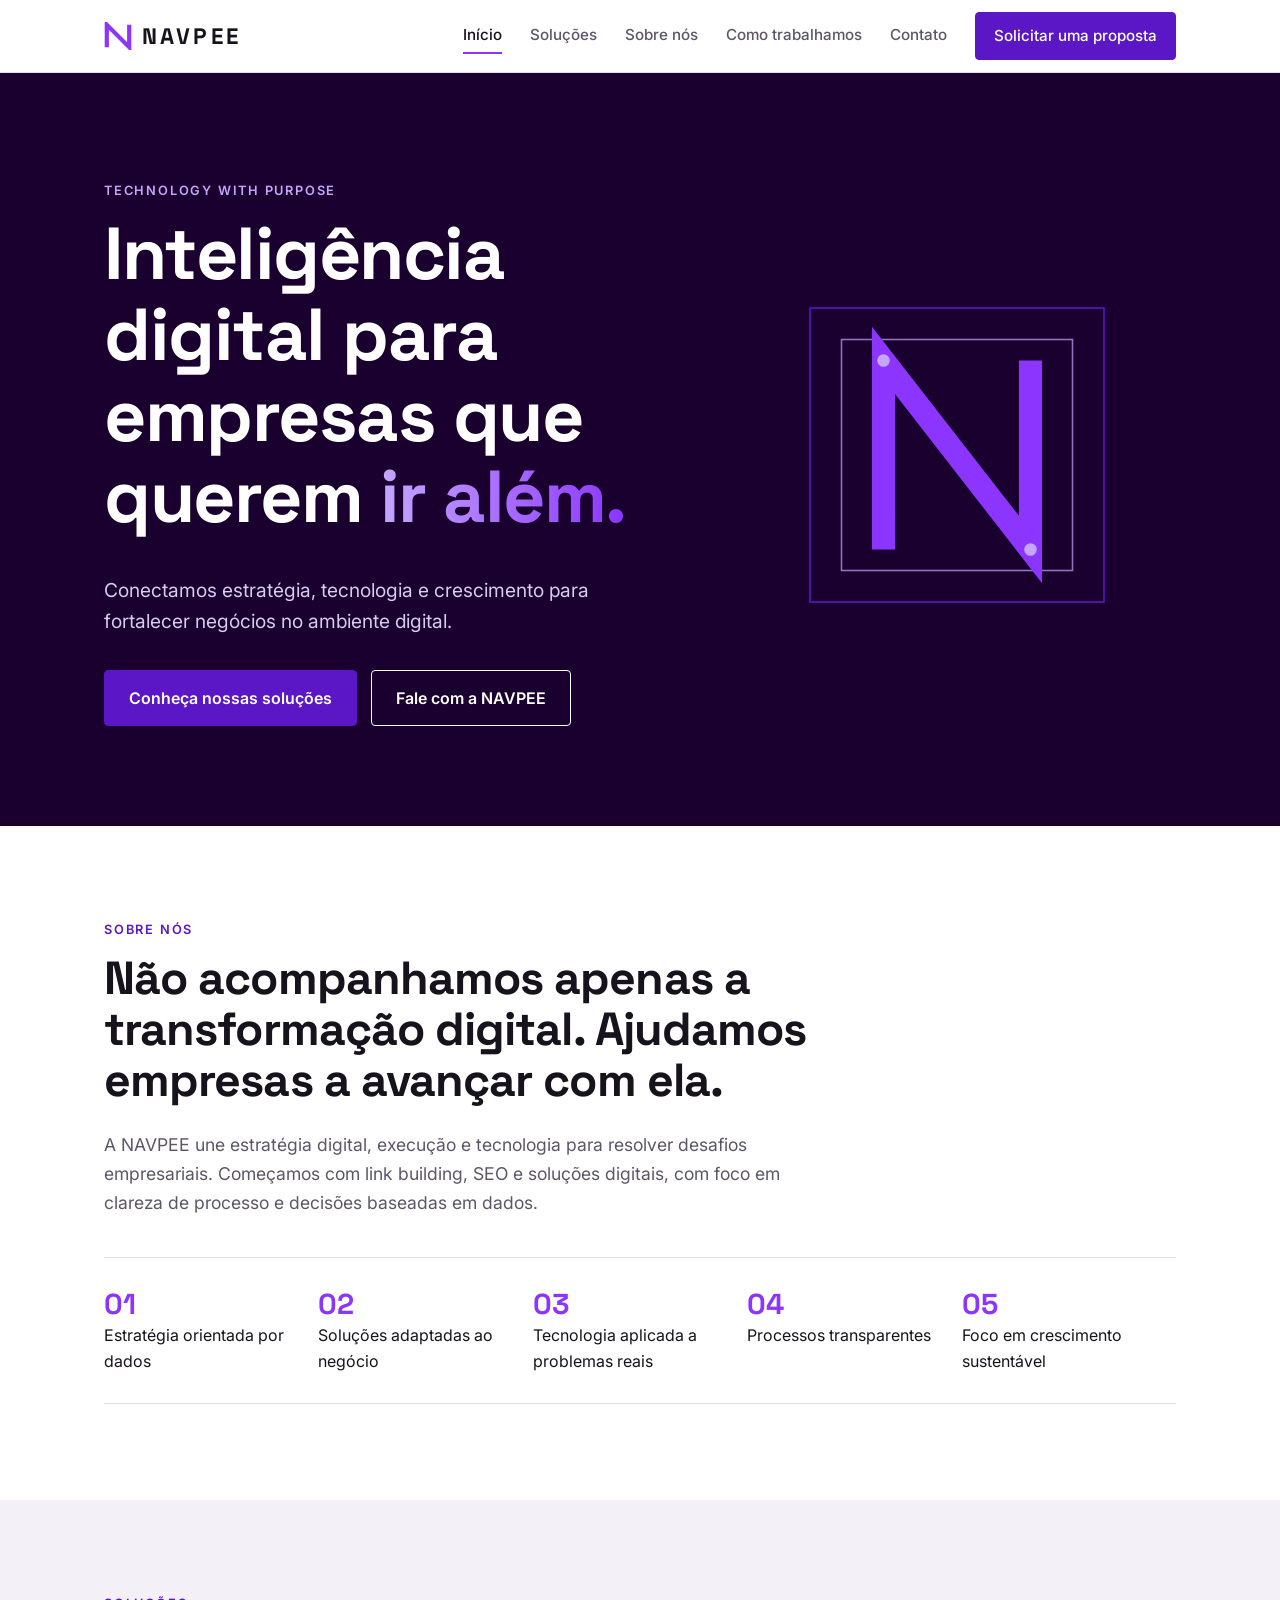
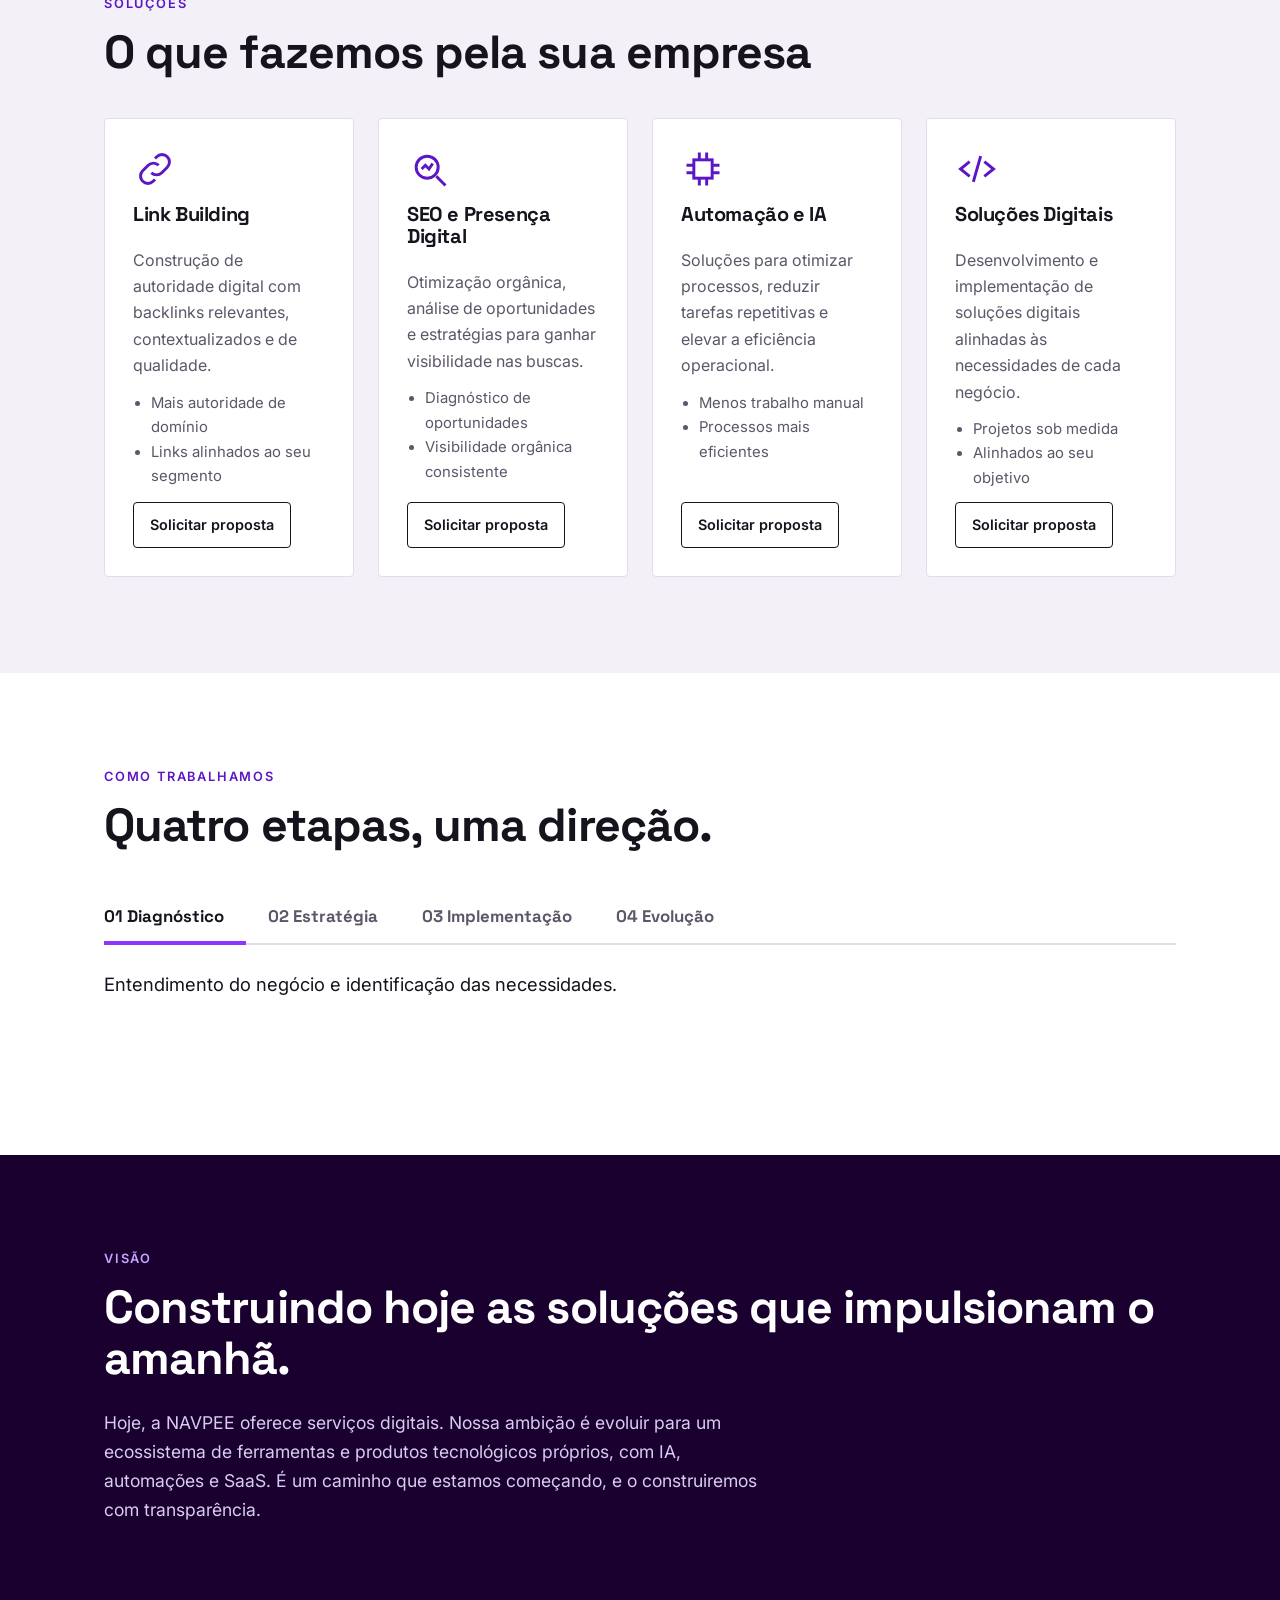
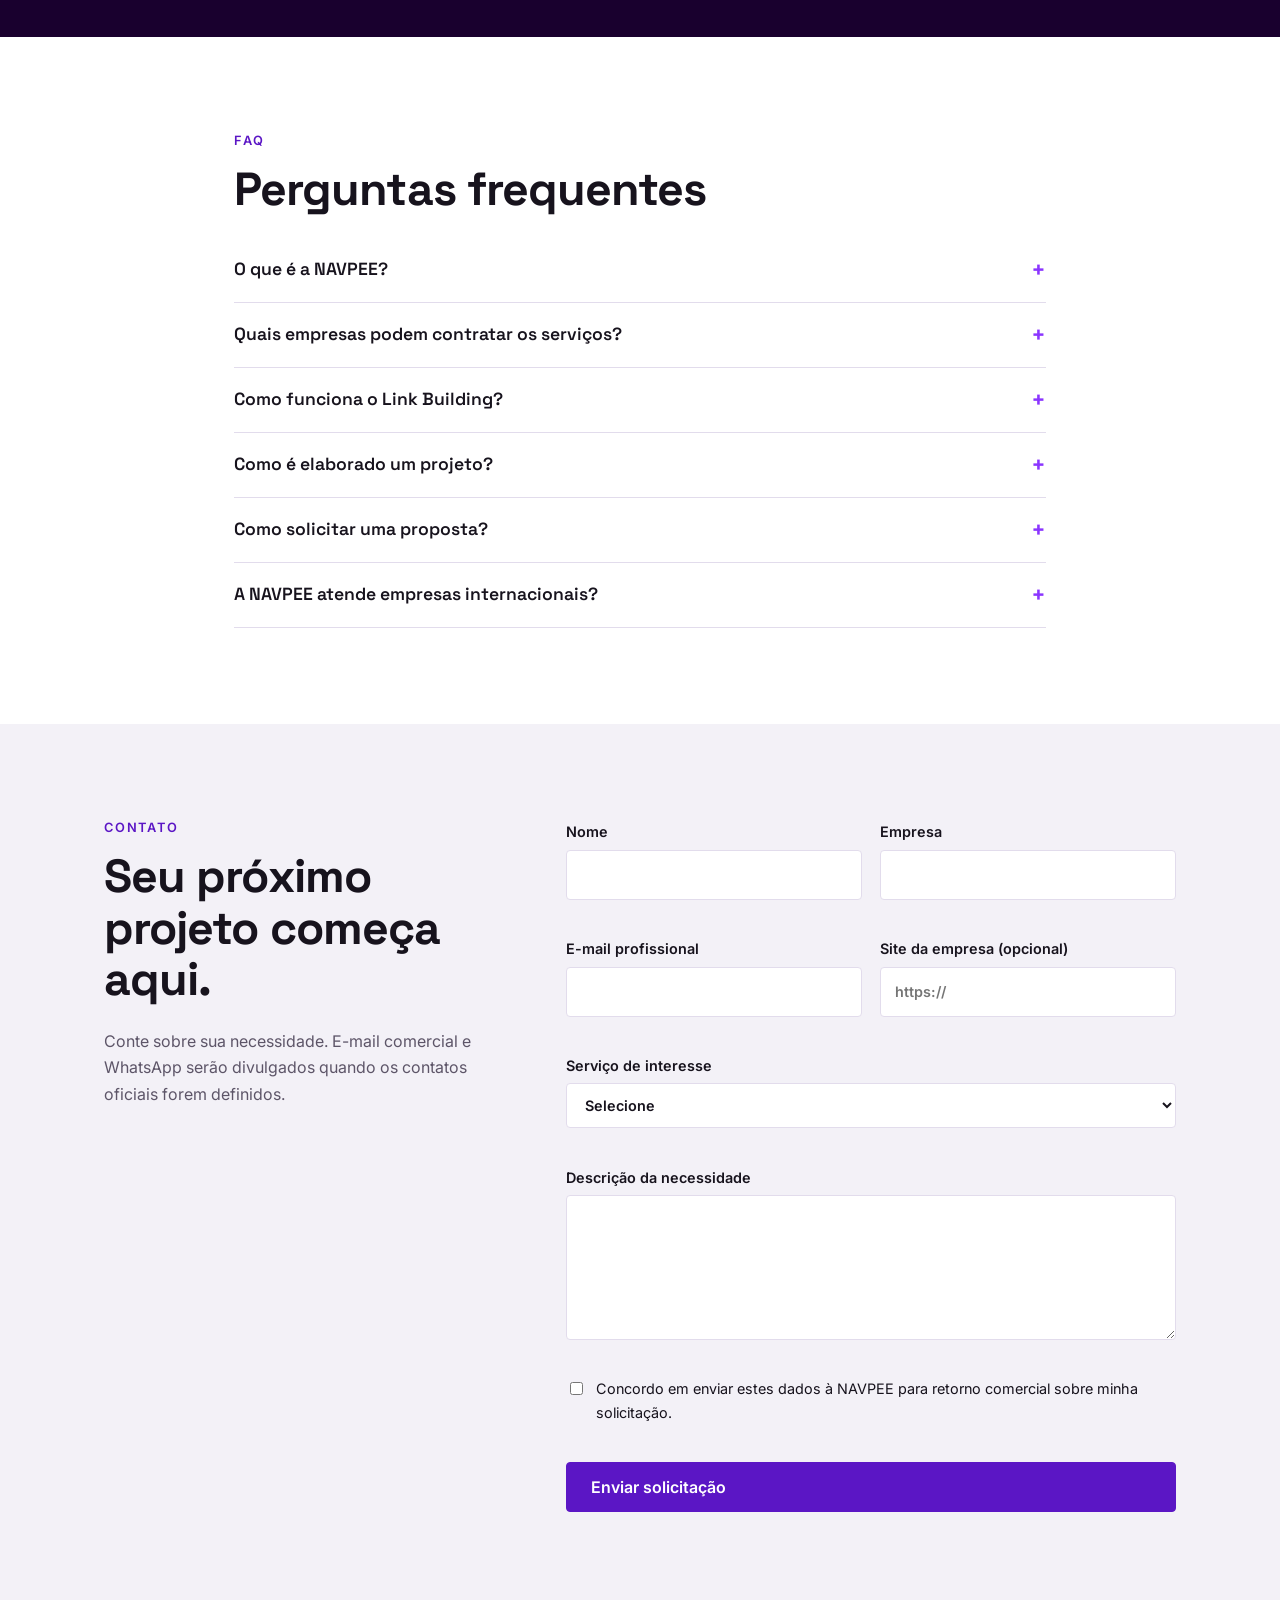
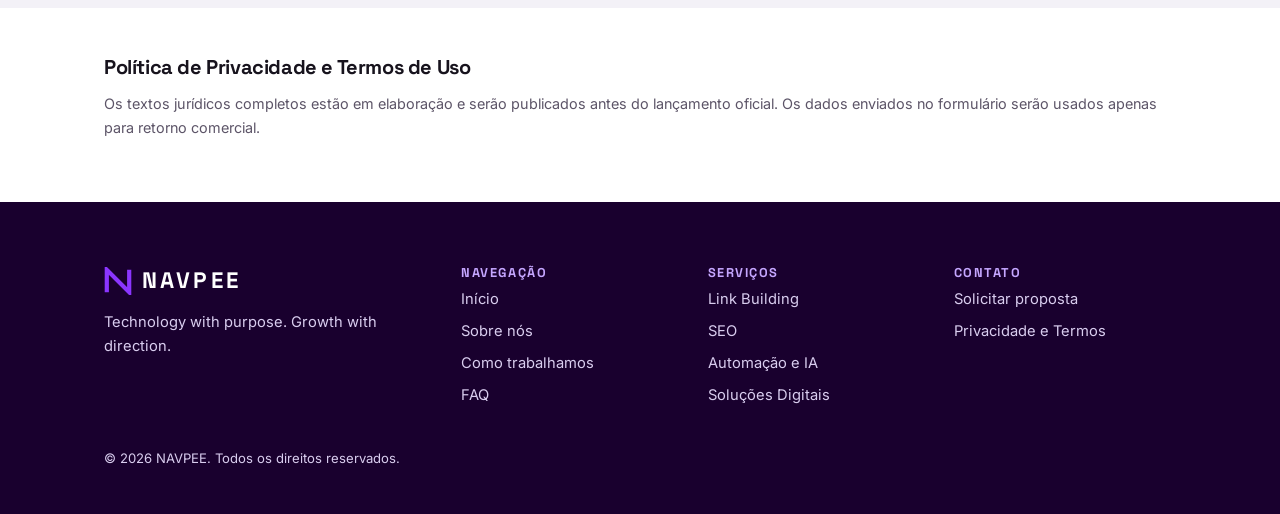
<file: index.html>
<!DOCTYPE html>
<html lang="pt-BR">
<head>
<meta charset="utf-8">
<meta name="viewport" content="width=device-width, initial-scale=1, viewport-fit=cover">
<title>NAVPEE — Inteligência digital para empresas</title>
<meta name="description" content="Link building, SEO, automação e inteligência artificial para empresas. Estratégia, tecnologia e crescimento com direção.">
<meta property="og:title" content="NAVPEE — Technology with purpose. Growth with direction.">
<meta property="og:description" content="Link building, SEO, automação e IA para negócios B2B.">
<meta property="og:type" content="website">
<meta property="og:locale" content="pt_BR">
<meta property="og:url" content="https://SEU-DOMINIO.com.br/">
<meta property="og:image" content="https://SEU-DOMINIO.com.br/og-image.png">
<meta name="twitter:card" content="summary_large_image">
<link rel="canonical" href="https://SEU-DOMINIO.com.br/">
<link rel="icon" href="favicon.svg" type="image/svg+xml">
<meta name="theme-color" content="#19002E">
<script type="application/ld+json">{"@context":"https://schema.org","@type":"Organization","name":"NAVPEE","slogan":"Technology with purpose. Growth with direction.","description":"Link building, SEO, automação e inteligência artificial para empresas.","url":"https://SEU-DOMINIO.com.br/"}</script>
<link rel="preconnect" href="https://fonts.googleapis.com">
<link rel="stylesheet" href="https://fonts.googleapis.com/css2?family=Space+Grotesk:wght@500;700&family=Inter:wght@400;500;600&display=swap">
<link rel="stylesheet" href="style.css">
</head>
<body>
<a class="skip" href="#main">Ir para o conteúdo</a>
<header><div class="w"><nav aria-label="Principal">
<a class="logo" href="#inicio" aria-label="NAVPEE — início"><svg width="28" height="28" viewBox="0 0 40 40" aria-hidden="true"><path d="M4 36V4l32 32V4" fill="none" stroke="#8B35FF" stroke-width="6" stroke-linejoin="miter"/></svg>NAVPEE</a>
<button id="mb" aria-expanded="false" aria-controls="nl">Menu</button>
<div class="nl" id="nl"><a href="#inicio">Início</a><a href="#solucoes">Soluções</a><a href="#sobre">Sobre nós</a><a href="#processo">Como trabalhamos</a><a href="#contato">Contato</a><a class="btn" href="#contato">Solicitar uma proposta</a></div>
</nav></div></header>
<main id="main">
<section class="hero" id="inicio"><div class="w"><div>
<span class="eyebrow">Technology with purpose</span>
<h1>Inteligência digital para empresas que querem <span>ir além.</span></h1>
<p>Conectamos estratégia, tecnologia e crescimento para fortalecer negócios no ambiente digital.</p>
<div class="cta"><a class="btn" href="#solucoes">Conheça nossas soluções</a><a class="btn o" href="#contato">Fale com a NAVPEE</a></div></div>
<svg class="geo" viewBox="0 0 400 400" aria-hidden="true" fill="none">
<g class="r2" stroke="#5B16C5" stroke-width="1.5"><rect x="60" y="60" width="280" height="280"/></g>
<g class="r1" stroke="#C5A6FF" stroke-width="1.5" opacity=".7"><rect x="90" y="90" width="220" height="220"/></g>
<path d="M130 290V110l140 180V110" stroke="#8B35FF" stroke-width="22" stroke-linejoin="miter"/>
<circle cx="130" cy="110" r="6" fill="#C5A6FF"/><circle cx="270" cy="290" r="6" fill="#C5A6FF"/></svg>
</div></section>

<section id="sobre"><div class="w">
<span class="eyebrow">Sobre nós</span>
<h2 class="rv" style="max-width:820px">Não acompanhamos apenas a transformação digital. Ajudamos empresas a avançar com ela.</h2>
<p class="mut rv" style="max-width:700px;font-size:1.1rem">A NAVPEE une estratégia digital, execução e tecnologia para resolver desafios empresariais. Começamos com link building, SEO e soluções digitais, com foco em clareza de processo e decisões baseadas em dados.</p>
<div class="dif rv"><div><b>01</b>Estratégia orientada por dados</div><div><b>02</b>Soluções adaptadas ao negócio</div><div><b>03</b>Tecnologia aplicada a problemas reais</div><div><b>04</b>Processos transparentes</div><div><b>05</b>Foco em crescimento sustentável</div></div>
</div></section>

<section class="alt" id="solucoes"><div class="w">
<span class="eyebrow">Soluções</span><h2>O que fazemos pela sua empresa</h2>
<div class="grid g4" style="margin-top:40px">
<article class="card rv"><svg class="ic" viewBox="0 0 24 24" fill="none" stroke="currentColor" stroke-width="1.6" aria-hidden="true"><path d="M10 14a4 4 0 0 0 5.7 0l3-3a4 4 0 0 0-5.7-5.7l-1 1M14 10a4 4 0 0 0-5.7 0l-3 3a4 4 0 0 0 5.7 5.7l1-1"/></svg><h3>Link Building</h3><p class="mut" style="margin:0">Construção de autoridade digital com backlinks relevantes, contextualizados e de qualidade.</p><ul><li>Mais autoridade de domínio</li><li>Links alinhados ao seu segmento</li></ul><a class="btn o" href="#contato" data-s="Link Building">Solicitar proposta</a></article>
<article class="card rv"><svg class="ic" viewBox="0 0 24 24" fill="none" stroke="currentColor" stroke-width="1.6" aria-hidden="true"><circle cx="11" cy="11" r="6"/><path d="m16 16 5 5M8 12l2-2 2 2 2-3"/></svg><h3>SEO e Presença Digital</h3><p class="mut" style="margin:0">Otimização orgânica, análise de oportunidades e estratégias para ganhar visibilidade nas buscas.</p><ul><li>Diagnóstico de oportunidades</li><li>Visibilidade orgânica consistente</li></ul><a class="btn o" href="#contato" data-s="SEO e Presença Digital">Solicitar proposta</a></article>
<article class="card rv"><svg class="ic" viewBox="0 0 24 24" fill="none" stroke="currentColor" stroke-width="1.6" aria-hidden="true"><rect x="7" y="7" width="10" height="10"/><path d="M10 3v4M14 3v4M10 17v4M14 17v4M3 10h4M3 14h4M17 10h4M17 14h4"/></svg><h3>Automação e IA</h3><p class="mut" style="margin:0">Soluções para otimizar processos, reduzir tarefas repetitivas e elevar a eficiência operacional.</p><ul><li>Menos trabalho manual</li><li>Processos mais eficientes</li></ul><a class="btn o" href="#contato" data-s="Automação e Inteligência Artificial">Solicitar proposta</a></article>
<article class="card rv"><svg class="ic" viewBox="0 0 24 24" fill="none" stroke="currentColor" stroke-width="1.6" aria-hidden="true"><path d="m8 8-5 4 5 4M16 8l5 4-5 4M14 5l-4 14"/></svg><h3>Soluções Digitais</h3><p class="mut" style="margin:0">Desenvolvimento e implementação de soluções digitais alinhadas às necessidades de cada negócio.</p><ul><li>Projetos sob medida</li><li>Alinhados ao seu objetivo</li></ul><a class="btn o" href="#contato" data-s="Soluções Digitais">Solicitar proposta</a></article>
</div></div></section>

<section id="processo"><div class="w">
<span class="eyebrow">Como trabalhamos</span><h2>Quatro etapas, uma direção.</h2>
<div class="steps" role="tablist" aria-label="Etapas do processo">
<button role="tab" aria-selected="true" aria-controls="pn" id="t0">01 Diagnóstico</button><button role="tab" aria-selected="false" aria-controls="pn" id="t1" tabindex="-1">02 Estratégia</button><button role="tab" aria-selected="false" aria-controls="pn" id="t2" tabindex="-1">03 Implementação</button><button role="tab" aria-selected="false" aria-controls="pn" id="t3" tabindex="-1">04 Evolução</button></div>
<div class="panel" id="pn" role="tabpanel" aria-labelledby="t0" aria-live="polite"></div>
</div></section>

<section class="inst" id="visao"><div class="w">
<span class="eyebrow">Visão</span><h2>Construindo hoje as soluções que impulsionam o amanhã.</h2>
<p>Hoje, a NAVPEE oferece serviços digitais. Nossa ambição é evoluir para um ecossistema de ferramentas e produtos tecnológicos próprios, com IA, automações e SaaS. É um caminho que estamos começando, e o construiremos com transparência.</p>
</div></section>

<section id="faq"><div class="w" style="max-width:860px">
<span class="eyebrow">FAQ</span><h2>Perguntas frequentes</h2>
<details><summary>O que é a NAVPEE?</summary><p>Uma empresa de tecnologia e soluções digitais para o mercado B2B, que começa com link building, SEO e soluções digitais.</p></details>
<details><summary>Quais empresas podem contratar os serviços?</summary><p>Empresas de diferentes portes e segmentos que queiram fortalecer sua presença digital ou otimizar processos.</p></details>
<details><summary>Como funciona o Link Building?</summary><p>Buscamos backlinks relevantes e contextualizados ao seu mercado, priorizando qualidade e aderência ao seu site, não volume.</p></details>
<details><summary>Como é elaborado um projeto?</summary><p>Em quatro etapas: diagnóstico, estratégia, implementação e evolução, com acompanhamento e transparência em cada uma.</p></details>
<details><summary>Como solicitar uma proposta?</summary><p>Preencha o formulário na seção de contato descrevendo sua necessidade. Retornaremos com os próximos passos.</p></details>
<details><summary>A NAVPEE atende empresas internacionais?</summary><p>Sim, nossa atuação foi concebida para o mercado nacional e internacional. Conte-nos seu contexto e idioma de interesse no formulário.</p></details>
</div></section>

<section class="alt" id="contato"><div class="w ct">
<div><span class="eyebrow">Contato</span><h2>Seu próximo projeto começa aqui.</h2><p class="mut">Conte sobre sua necessidade. E-mail comercial e WhatsApp serão divulgados quando os contatos oficiais forem definidos.</p></div>
<form id="f" novalidate>
<div class="two"><label>Nome<input name="nome" required autocomplete="name"><span class="err"></span></label><label>Empresa<input name="empresa" required autocomplete="organization"><span class="err"></span></label></div>
<div class="two"><label>E-mail profissional<input name="email" type="email" required autocomplete="email"><span class="err"></span></label><label>Site da empresa (opcional)<input name="site" type="url" placeholder="https://" autocomplete="url"><span class="err"></span></label></div>
<label>Serviço de interesse<select name="servico" id="sv" required><option value="">Selecione</option><option>Link Building</option><option>SEO e Presença Digital</option><option>Automação e Inteligência Artificial</option><option>Soluções Digitais</option><option>Outro</option></select><span class="err"></span></label>
<label>Descrição da necessidade<textarea name="msg" rows="5" required minlength="20"></textarea><span class="err"></span></label>
<label><span class="ckr"><input type="checkbox" name="consent" required><span>Concordo em enviar estes dados à NAVPEE para retorno comercial sobre minha solicitação.</span></span><span class="err"></span></label>
<input class="hp" name="website_hp" tabindex="-1" autocomplete="off" aria-hidden="true">
<button class="btn" type="submit" id="sb">Enviar solicitação</button>
<div id="st" role="status"></div>
</form></div></section>

<section class="legal" id="privacidade"><div class="w"><h3>Política de Privacidade e Termos de Uso</h3><p class="mut">Os textos jurídicos completos estão em elaboração e serão publicados antes do lançamento oficial. Os dados enviados no formulário serão usados apenas para retorno comercial.</p></div></section>
</main>
<footer><div class="w"><div class="grid">
<div><a class="logo" href="#inicio" style="color:#fff" aria-label="NAVPEE — início"><svg width="28" height="28" viewBox="0 0 40 40" aria-hidden="true"><path d="M4 36V4l32 32V4" fill="none" stroke="#8B35FF" stroke-width="6" stroke-linejoin="miter"/></svg>NAVPEE</a><p>Technology with purpose. Growth with direction.</p></div>
<div><h3>Navegação</h3><ul><li><a href="#inicio">Início</a></li><li><a href="#sobre">Sobre nós</a></li><li><a href="#processo">Como trabalhamos</a></li><li><a href="#faq">FAQ</a></li></ul></div>
<div><h3>Serviços</h3><ul><li><a href="#solucoes">Link Building</a></li><li><a href="#solucoes">SEO</a></li><li><a href="#solucoes">Automação e IA</a></li><li><a href="#solucoes">Soluções Digitais</a></li></ul></div>
<div><h3>Contato</h3><ul><li><a href="#contato">Solicitar proposta</a></li><li><a href="#privacidade">Privacidade e Termos</a></li></ul></div>
</div><p style="margin-top:40px;font-size:.82rem">© <span id="y"></span> NAVPEE. Todos os direitos reservados.</p></div></footer>

<script src="script.js" defer></script>
</body>
</html>
</file>
<file: style.css>
:root{--bg:#fff;--alt:#F3F1F7;--tx:#17131D;--mut:#5d5568;--pri:#5B16C5;--vio:#8B35FF;--lav:#C5A6FF;--deep:#19002E;--line:#e2dcec;--card:#fff;--eb:#5B16C5;--err:#b3142f;--okb:#e3f6e9;--okt:#14532d;--badb:#fde8ec;--badt:#7f1328;
box-sizing:border-box;padding-top:env(safe-area-inset-top,0px);padding-bottom:env(safe-area-inset-bottom,0px);color-scheme:light}
@media (prefers-color-scheme:dark){:root:not([data-theme="light"]){--bg:#110a1a;--alt:#17131D;--tx:#F3F1F7;--mut:#b5abc5;--line:#2e2540;--card:#1b1424;--pri:#8B35FF;--eb:#C5A6FF;--err:#ff8a9e;--okb:#12301d;--okt:#b7f0c9;--badb:#3a1520;--badt:#ffc2cc;color-scheme:dark}}
:root[data-theme="dark"]{--bg:#110a1a;--alt:#17131D;--tx:#F3F1F7;--mut:#b5abc5;--line:#2e2540;--card:#1b1424;--pri:#8B35FF;--eb:#C5A6FF;--err:#ff8a9e;--okb:#12301d;--okt:#b7f0c9;--badb:#3a1520;--badt:#ffc2cc;color-scheme:dark}
html{height:100%;scroll-behavior:smooth;scroll-padding-top:calc(80px + env(safe-area-inset-top,0px))}
*,*::before,*::after{box-sizing:border-box}
body{margin:0;background:var(--bg);color:var(--tx);font:16px/1.65 Inter,system-ui,sans-serif}
h1,h2,h3{font-family:'Space Grotesk',Inter,sans-serif;line-height:1.1;margin:0 0 .5em;letter-spacing:-.02em}
h1{font-size:clamp(2.4rem,6vw,4.6rem)}h2{font-size:clamp(1.8rem,4vw,2.9rem)}h3{font-size:1.25rem}
a{color:inherit}.w{max-width:1120px;margin:0 auto;padding:0 24px}
section{padding:96px 0}.alt{background:var(--alt)}
.eyebrow{font:600 .8rem Inter;letter-spacing:.14em;text-transform:uppercase;color:var(--eb);margin-bottom:16px;display:block}
.mut{color:var(--mut)}
.btn{display:inline-flex;align-items:center;gap:8px;padding:14px 24px;border-radius:4px;font-weight:600;text-decoration:none;border:1.5px solid var(--pri);background:var(--pri);color:#fff;cursor:pointer;font-size:1rem;font-family:inherit;transition:transform .2s,background .2s}
.btn:hover{background:#6d22e0;border-color:#6d22e0;transform:translateY(-2px)}.btn:active{transform:none}
.btn.o{background:transparent;color:inherit;border-color:currentColor}.btn.o:hover{background:rgba(139,53,255,.14)}
:focus-visible{outline:3px solid var(--vio);outline-offset:3px}
header{position:sticky;top:0;z-index:20;background:color-mix(in srgb,var(--bg) 92%,transparent);backdrop-filter:blur(10px);border-bottom:1px solid var(--line)}
body::before{content:"";position:fixed;inset:0 0 auto;height:env(safe-area-inset-top,0px);z-index:30;background:var(--bg)}
nav{display:flex;align-items:center;justify-content:space-between;height:72px}
.logo{font:700 1.4rem 'Space Grotesk';letter-spacing:.14em;text-decoration:none;display:flex;align-items:center;gap:10px}
.nl{display:flex;gap:28px;align-items:center}.nl a{text-decoration:none;font-size:.95rem;font-weight:500;color:var(--mut);padding:4px 0;border-bottom:2px solid transparent}
.nl a:hover,.nl a.on{color:var(--tx);border-color:var(--vio)}.nl a.btn{color:#fff;padding:10px 18px;border-bottom:1.5px solid var(--pri)}
#mb{display:none;background:none;border:1px solid var(--line);color:inherit;border-radius:4px;padding:8px 12px;font-size:1rem;cursor:pointer}
@media(max-width:860px){#mb{display:block}.nl{display:none;position:absolute;top:72px;left:0;right:0;flex-direction:column;align-items:stretch;background:var(--bg);padding:20px 24px;border-bottom:1px solid var(--line);gap:14px}.nl.open{display:flex}}
.hero{background:var(--deep);color:#fff;padding:110px 0 100px;overflow:hidden;position:relative}
.hero .w{display:grid;grid-template-columns:1.15fr .85fr;gap:40px;align-items:center}
.hero p{font-size:1.2rem;color:#d9cdef;max-width:540px}.hero .eyebrow{color:var(--lav)}
.hero h1 span{background:linear-gradient(90deg,var(--lav),var(--vio));-webkit-background-clip:text;background-clip:text;color:transparent}
.cta{display:flex;gap:14px;flex-wrap:wrap;margin-top:32px}
.geo{width:100%;max-width:420px;justify-self:center}
.geo .r1{transform-origin:200px 200px;animation:spin 40s linear infinite}.geo .r2{transform-origin:200px 200px;animation:spin 60s linear infinite reverse}
@keyframes spin{to{transform:rotate(360deg)}}
@media(max-width:860px){.hero .w{grid-template-columns:1fr}.geo{max-width:280px}}
.grid{display:grid;gap:24px}.g4{grid-template-columns:repeat(auto-fit,minmax(240px,1fr))}.g2{grid-template-columns:repeat(auto-fit,minmax(300px,1fr))}
.card{background:var(--card);border:1px solid var(--line);padding:28px;border-radius:4px;display:flex;flex-direction:column;gap:12px;transition:border-color .25s,transform .25s}
.card:hover{border-color:var(--vio);transform:translateY(-4px)}
.ic{width:44px;height:44px;color:var(--pri)}.card ul{margin:0;padding-left:18px;color:var(--mut);font-size:.93rem}.card .btn{margin-top:auto;align-self:flex-start;padding:10px 16px;font-size:.9rem}
.dif{display:grid;grid-template-columns:repeat(auto-fit,minmax(200px,1fr));border-top:1px solid var(--line);margin-top:40px}
.dif div{padding:28px 24px 28px 0;border-bottom:1px solid var(--line)}.dif b{font:700 1.8rem 'Space Grotesk';color:var(--vio);display:block}
.steps{display:flex;gap:0;margin:40px 0 24px;border-bottom:2px solid var(--line);flex-wrap:wrap}
.steps button{background:none;border:0;border-bottom:4px solid transparent;margin-bottom:-2px;padding:14px 22px 14px 0;margin-right:22px;font:700 1.05rem 'Space Grotesk';color:var(--mut);cursor:pointer}
.steps button[aria-selected=true]{color:var(--tx);border-color:var(--vio)}
.panel{min-height:90px;font-size:1.15rem;max-width:620px}
.inst{background:var(--deep);color:#fff}.inst p{color:#d9cdef;max-width:680px;font-size:1.1rem}.inst .eyebrow{color:var(--lav)}
details{border-bottom:1px solid var(--line);padding:20px 0}summary{cursor:pointer;font:600 1.1rem 'Space Grotesk';list-style:none;display:flex;justify-content:space-between;gap:16px}
summary::-webkit-details-marker{display:none}summary::after{content:"+";color:var(--vio);font-size:1.5rem;line-height:1;transition:transform .2s}details[open] summary::after{transform:rotate(45deg)}
details p{color:var(--mut);margin:12px 0 0;max-width:720px}
form{display:grid;gap:18px}label{font-weight:600;font-size:.9rem;display:grid;gap:6px}
input,select,textarea{font:inherit;padding:12px 14px;border:1.5px solid var(--line);background:var(--card);color:var(--tx);border-radius:4px;width:100%}
input:focus,select:focus,textarea:focus{border-color:var(--vio);outline:none;box-shadow:0 0 0 3px rgba(139,53,255,.25)}
.err{color:var(--err);font-size:.82rem;font-weight:500;min-height:1em}input[aria-invalid=true],select[aria-invalid=true],textarea[aria-invalid=true]{border-color:var(--err)}
.hp{position:absolute;left:-9999px}#st{padding:14px;border-radius:4px;display:none}#st.ok{display:block;background:var(--okb);color:var(--okt)}#st.bad{display:block;background:var(--badb);color:var(--badt)}
.two{display:grid;grid-template-columns:1fr 1fr;gap:18px}@media(max-width:640px){.two{grid-template-columns:1fr}}
.ct{display:grid;grid-template-columns:.8fr 1.2fr;gap:56px}@media(max-width:860px){.ct{grid-template-columns:1fr}}
footer{background:var(--deep);color:#d9cdef;padding:64px 0 32px;font-size:.92rem}footer .grid{grid-template-columns:1.5fr 1fr 1fr 1fr}
@media(max-width:860px){footer .grid{grid-template-columns:1fr 1fr}}footer h3{font-size:.8rem;letter-spacing:.12em;text-transform:uppercase;color:var(--lav)}
footer ul{list-style:none;margin:0;padding:0;display:grid;gap:8px}footer a{text-decoration:none}footer a:hover{color:#fff}
.legal{padding:48px 0;font-size:.9rem}.legal h3{margin-top:0}
.rv{opacity:0;transform:translateY(24px);transition:opacity .7s,transform .7s}.rv.in{opacity:1;transform:none}
@media(prefers-reduced-motion:reduce){*{animation:none!important;transition:none!important;scroll-behavior:auto!important}.rv{opacity:1;transform:none}}
.skip{position:absolute;left:12px;top:-60px;z-index:50;background:var(--pri);color:#fff;padding:10px 16px;border-radius:4px;text-decoration:none}.skip:focus{top:calc(8px + env(safe-area-inset-top,0px))}
.ckr{display:flex;gap:10px;align-items:flex-start;font-weight:400}.ckr input{width:auto;margin-top:5px;accent-color:var(--pri)}
.steps button:hover{color:var(--tx)}.btn:focus-visible{outline-color:var(--lav)}.btn:disabled{opacity:.6;cursor:wait;transform:none}
summary:hover{color:var(--vio)}
.nf{min-height:100vh;display:grid;place-content:center;text-align:center;gap:16px;padding:24px}
</file>
